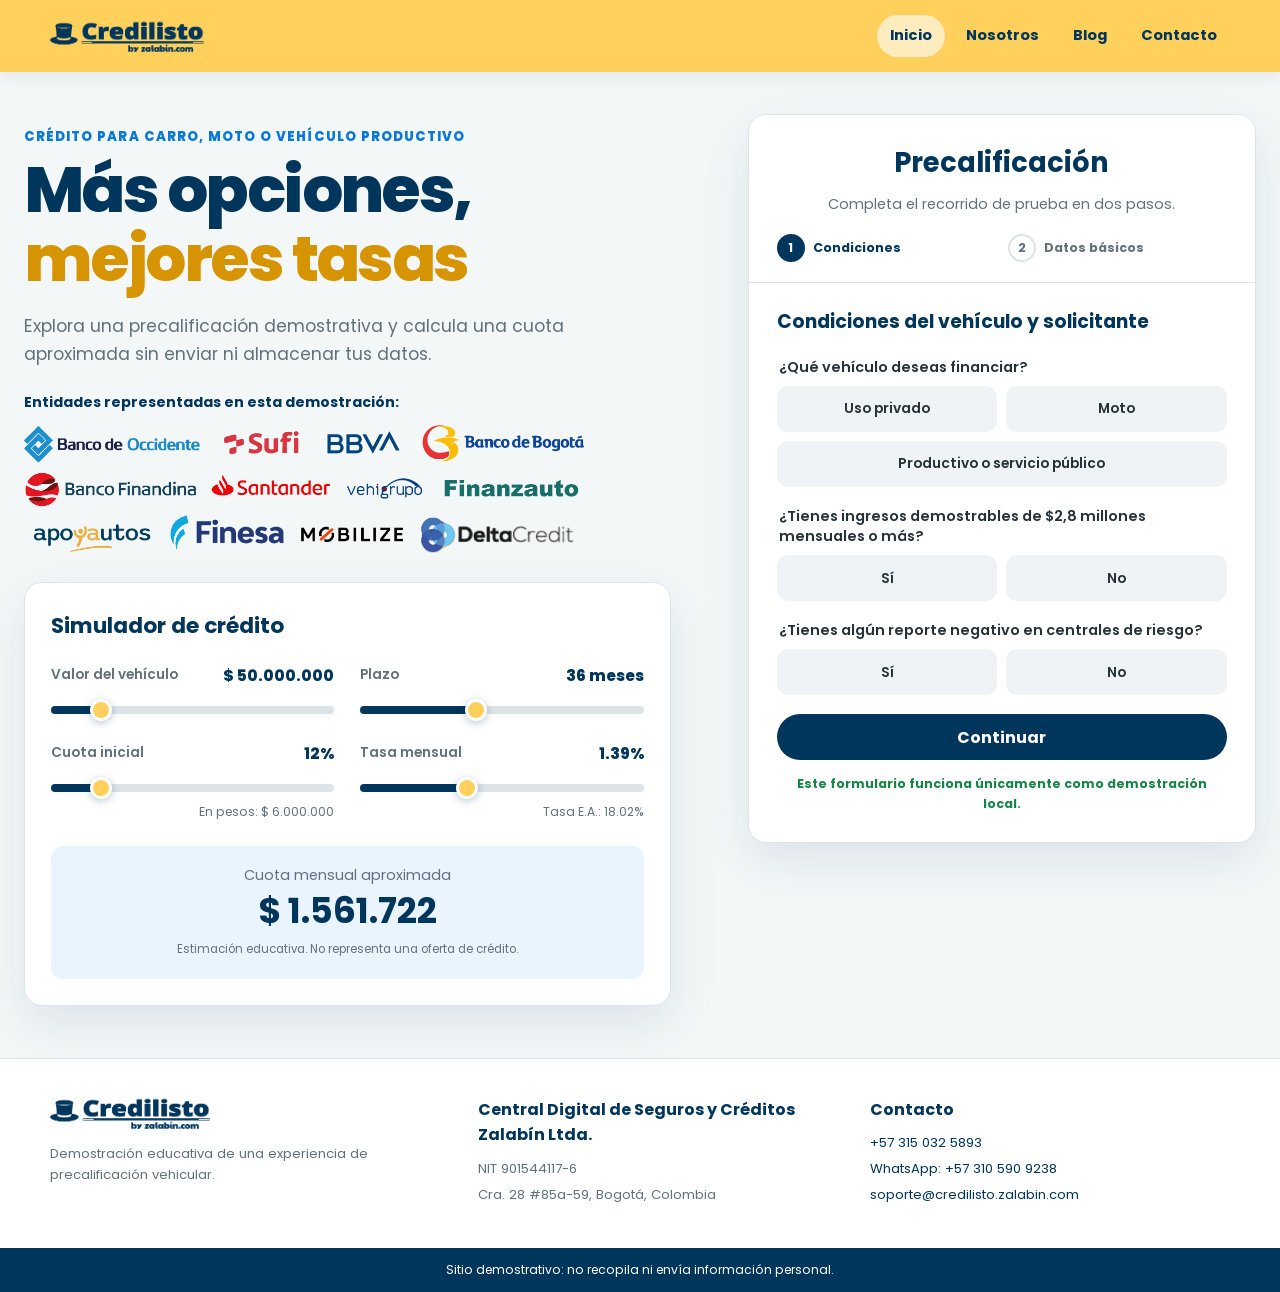
<file: index.html>
<!doctype html>
<html lang="es">
<head>
    <meta charset="utf-8">
    <meta name="viewport" content="width=device-width, initial-scale=1">
    <meta name="description" content="Simula y explora una solicitud demostrativa de crédito para vehículo con Credilisto.">
    <title>Crédito para vehículo | Credilisto</title>
    <link rel="icon" type="image/png" href="assets/images/credilisto-logo.png">
    <link rel="stylesheet" href="styles.css">
    <script src="script.js" defer></script>
</head>
<body>
    <a class="skip-link" href="#contenido">Saltar al contenido</a>

    <header class="site-header">
        <nav class="nav-container" aria-label="Navegación principal">
            <a class="brand-link" href="index.html" aria-label="Credilisto, inicio">
                <img class="brand-logo" src="assets/images/credilisto-logo.png" alt="Credilisto">
            </a>
            <ul class="nav-list">
                <li><a class="nav-link" href="index.html" aria-current="page">Inicio</a></li>
                <li><a class="nav-link" href="nosotros.html">Nosotros</a></li>
                <li><a class="nav-link" href="blog.html">Blog</a></li>
                <li><a class="nav-link" href="contacto.html">Contacto</a></li>
            </ul>
        </nav>
    </header>

    <main class="site-main" id="contenido">
        <div class="home-layout">
            <section class="hero-copy" aria-labelledby="home-title">
                <p class="eyebrow">Crédito para carro, moto o vehículo productivo</p>
                <h1 class="hero-title" id="home-title">Más opciones,<br><span class="highlight">mejores tasas</span></h1>
                <p class="hero-intro">
                    Explora una precalificación demostrativa y calcula una cuota aproximada sin enviar ni almacenar tus datos.
                </p>

                <p class="partners-label">Entidades representadas en esta demostración:</p>
                <img class="partners-image" src="assets/images/logos-bancos-sura.png" alt="Logos de entidades financieras">

                <section class="simulator-card" aria-labelledby="simulator-title">
                    <h2 class="card-title" id="simulator-title">Simulador de crédito</h2>

                    <div class="simulator-grid">
                        <div class="simulator-field">
                            <label class="simulator-label" for="sim-vehicle">
                                Valor del vehículo
                                <output class="simulator-value" id="vehicle-output" for="sim-vehicle"></output>
                            </label>
                            <input class="simulator-slider" id="sim-vehicle" type="range">
                        </div>

                        <div class="simulator-field">
                            <label class="simulator-label" for="sim-term">
                                Plazo
                                <output class="simulator-value" id="term-output" for="sim-term"></output>
                            </label>
                            <input class="simulator-slider" id="sim-term" type="range">
                        </div>

                        <div class="simulator-field">
                            <label class="simulator-label" for="sim-down-payment">
                                Cuota inicial
                                <output class="simulator-value" id="down-payment-output" for="sim-down-payment"></output>
                            </label>
                            <input class="simulator-slider" id="sim-down-payment" type="range">
                            <p class="simulator-meta">En pesos: <span id="down-payment-amount"></span></p>
                        </div>

                        <div class="simulator-field">
                            <label class="simulator-label" for="sim-rate">
                                Tasa mensual
                                <output class="simulator-value" id="rate-output" for="sim-rate"></output>
                            </label>
                            <input class="simulator-slider" id="sim-rate" type="range">
                            <p class="simulator-meta">Tasa E.A.: <span id="annual-rate-output"></span></p>
                        </div>
                    </div>

                    <div class="simulator-result" aria-live="polite">
                        <p>Cuota mensual aproximada</p>
                        <strong id="payment-output"></strong>
                        <small>Estimación educativa. No representa una oferta de crédito.</small>
                    </div>
                </section>
            </section>

            <section class="application-card" id="solicitud" aria-labelledby="application-title">
                <header class="application-header">
                    <h2 id="application-title">Precalificación</h2>
                    <p>Completa el recorrido de prueba en dos pasos.</p>
                    <ol class="progress-list" aria-label="Progreso del formulario">
                        <li class="progress-item is-active">
                            <span class="progress-number" aria-hidden="true">1</span>
                            Condiciones
                        </li>
                        <li class="progress-item">
                            <span class="progress-number" aria-hidden="true">2</span>
                            Datos básicos
                        </li>
                    </ol>
                </header>

                <form class="credit-form" id="credit-form" novalidate>
                    <section class="form-step" id="form-step-1" aria-labelledby="step-one-title">
                        <h3 id="step-one-title">Condiciones del vehículo y solicitante</h3>

                        <fieldset class="form-fieldset" data-field="vehicle">
                            <legend>¿Qué vehículo deseas financiar?</legend>
                            <div class="radio-grid radio-grid--vehicles">
                                <label class="radio-option">
                                    <input type="radio" name="vehicle" value="private">
                                    <span>Uso privado</span>
                                </label>
                                <label class="radio-option">
                                    <input type="radio" name="vehicle" value="motorcycle">
                                    <span>Moto</span>
                                </label>
                                <label class="radio-option">
                                    <input type="radio" name="vehicle" value="productive">
                                    <span>Productivo o servicio público</span>
                                </label>
                            </div>
                        </fieldset>

                        <fieldset class="form-fieldset conditional-field" id="motorcycle-question" data-field="motorcycle_value" hidden>
                            <legend>¿La moto tiene un valor superior a $15 millones?</legend>
                            <div class="radio-grid">
                                <label class="radio-option">
                                    <input type="radio" name="motorcycle_value" value="yes">
                                    <span>Sí</span>
                                </label>
                                <label class="radio-option">
                                    <input type="radio" name="motorcycle_value" value="no">
                                    <span>No</span>
                                </label>
                            </div>
                        </fieldset>

                        <fieldset class="form-fieldset conditional-field" id="vehicle-age-question" data-field="vehicle_age" hidden>
                            <legend>¿El vehículo es modelo 2016 o posterior?</legend>
                            <div class="radio-grid">
                                <label class="radio-option">
                                    <input type="radio" name="vehicle_age" value="yes">
                                    <span>Sí</span>
                                </label>
                                <label class="radio-option">
                                    <input type="radio" name="vehicle_age" value="no">
                                    <span>No</span>
                                </label>
                            </div>
                        </fieldset>

                        <fieldset class="form-fieldset" data-field="income">
                            <legend>¿Tienes ingresos demostrables de $2,8 millones mensuales o más?</legend>
                            <div class="radio-grid">
                                <label class="radio-option">
                                    <input type="radio" name="income" value="yes">
                                    <span>Sí</span>
                                </label>
                                <label class="radio-option">
                                    <input type="radio" name="income" value="no">
                                    <span>No</span>
                                </label>
                            </div>
                        </fieldset>

                        <fieldset class="form-fieldset" data-field="credit_report">
                            <legend>¿Tienes algún reporte negativo en centrales de riesgo?</legend>
                            <div class="radio-grid">
                                <label class="radio-option">
                                    <input type="radio" name="credit_report" value="yes">
                                    <span>Sí</span>
                                </label>
                                <label class="radio-option">
                                    <input type="radio" name="credit_report" value="no">
                                    <span>No</span>
                                </label>
                            </div>
                        </fieldset>

                        <fieldset class="form-fieldset conditional-field" id="debt-clearance-question" data-field="debt_clearance" hidden>
                            <legend>¿Cuentas con el paz y salvo de la deuda?</legend>
                            <div class="radio-grid">
                                <label class="radio-option">
                                    <input type="radio" name="debt_clearance" value="yes">
                                    <span>Sí</span>
                                </label>
                                <label class="radio-option">
                                    <input type="radio" name="debt_clearance" value="no">
                                    <span>No</span>
                                </label>
                            </div>
                        </fieldset>

                        <p class="form-error" id="form-error-1" role="alert" hidden>
                            Responde todas las preguntas visibles para continuar.
                        </p>
                        <button class="button button--full" id="next-button" type="button">Continuar</button>
                        <p class="approval-note">Este formulario funciona únicamente como demostración local.</p>
                    </section>

                    <section class="form-step" id="form-step-2" aria-labelledby="step-two-title" hidden>
                        <h3 id="step-two-title">Datos básicos</h3>

                        <div class="form-row">
                            <div class="field-group">
                                <label class="field-label" for="first-name">Nombre</label>
                                <input class="text-input" id="first-name" name="first_name" type="text" minlength="2" maxlength="40" autocomplete="given-name" required>
                            </div>
                            <div class="field-group">
                                <label class="field-label" for="last-name">Apellido</label>
                                <input class="text-input" id="last-name" name="last_name" type="text" minlength="2" maxlength="40" autocomplete="family-name" required>
                            </div>
                        </div>

                        <div class="field-group">
                            <label class="field-label" for="phone">Celular colombiano</label>
                            <input class="text-input" id="phone" name="phone" type="tel" inputmode="numeric" pattern="3[0-9]{9}" maxlength="10" placeholder="3XXXXXXXXX" autocomplete="tel" required>
                            <p class="field-help">Debe comenzar por 3 y tener 10 dígitos.</p>
                        </div>

                        <div class="field-group">
                            <label class="field-label" for="email">Correo electrónico</label>
                            <input class="text-input" id="email" name="email" type="email" autocomplete="email" required>
                        </div>

                        <fieldset class="form-fieldset" data-field="purchase_status">
                            <legend>¿Ya tienes seleccionado el vehículo?</legend>
                            <div class="radio-grid">
                                <label class="radio-option">
                                    <input type="radio" name="purchase_status" value="selected">
                                    <span>Ya lo tengo visto</span>
                                </label>
                                <label class="radio-option">
                                    <input type="radio" name="purchase_status" value="needs_help">
                                    <span>Necesito ayuda</span>
                                </label>
                            </div>
                        </fieldset>

                        <p class="privacy-note">
                            Privacidad: los datos escritos permanecen en esta página. No se guardan ni se envían a ningún servidor.
                        </p>
                        <p class="form-error" id="form-error-2" role="alert" hidden>
                            Revisa los campos marcados antes de continuar.
                        </p>

                        <div class="button-row">
                            <button class="button-secondary" id="previous-button" type="button">Atrás</button>
                            <button class="button" id="submit-button" type="button">Confirmar datos</button>
                        </div>
                    </section>

                    <section class="form-step rejection-panel" id="rejection-step" aria-labelledby="rejection-title" hidden>
                        <div class="rejection-icon" aria-hidden="true">!</div>
                        <h3 id="rejection-title">Por ahora no cumples las condiciones</h3>
                        <p>
                            Las respuestas indicadas no coinciden con los criterios de esta demostración. No recopilamos datos personales en este resultado.
                        </p>
                        <button class="button" id="retry-button" type="button">Volver a intentar</button>
                    </section>
                </form>
            </section>
        </div>
    </main>

    <a class="floating-apply" href="#solicitud">Ir al formulario</a>

    <dialog class="confirmation-dialog" id="confirmation-dialog" aria-labelledby="dialog-title" aria-describedby="dialog-description">
        <div class="dialog-content">
            <button class="dialog-close" id="close-dialog" type="button" aria-label="Cerrar">&times;</button>
            <p class="eyebrow">Confirmación local</p>
            <h2 id="dialog-title">Escribe cuatro dígitos</h2>
            <p id="dialog-description">
                Usa cualquier combinación de cuatro números. No se envía ningún código ni se consulta un servidor.
            </p>

            <div class="code-inputs" role="group" aria-label="Código local de cuatro dígitos">
                <input class="code-digit" type="text" inputmode="numeric" maxlength="1" autocomplete="off" aria-label="Dígito 1">
                <input class="code-digit" type="text" inputmode="numeric" maxlength="1" autocomplete="off" aria-label="Dígito 2">
                <input class="code-digit" type="text" inputmode="numeric" maxlength="1" autocomplete="off" aria-label="Dígito 3">
                <input class="code-digit" type="text" inputmode="numeric" maxlength="1" autocomplete="off" aria-label="Dígito 4">
            </div>

            <p class="form-error" id="code-error" role="alert" hidden>Completa los cuatro dígitos.</p>
            <div class="button-row">
                <button class="button-secondary" id="cancel-dialog" type="button">Cancelar</button>
                <button class="button" id="confirm-code" type="button">Continuar</button>
            </div>
        </div>
    </dialog>

    <footer class="site-footer">
        <div class="footer-content">
            <div>
                <img class="footer-logo" src="assets/images/credilisto-logo.png" alt="Credilisto">
                <p>Demostración educativa de una experiencia de precalificación vehicular.</p>
            </div>
            <div>
                <h2>Central Digital de Seguros y Créditos Zalabín Ltda.</h2>
                <p>NIT 901544117-6</p>
                <p>Cra. 28 #85a-59, Bogotá, Colombia</p>
            </div>
            <div>
                <h2>Contacto</h2>
                <p><a href="tel:+573150325893">+57 315 032 5893</a></p>
                <p><a href="https://wa.me/573105909238" target="_blank" rel="noopener noreferrer">WhatsApp: +57 310 590 9238</a></p>
                <p><a href="mailto:soporte@credilisto.zalabin.com">soporte@credilisto.zalabin.com</a></p>
            </div>
        </div>
        <div class="footer-bottom">Sitio demostrativo: no recopila ni envía información personal.</div>
    </footer>
</body>
</html>
</file>
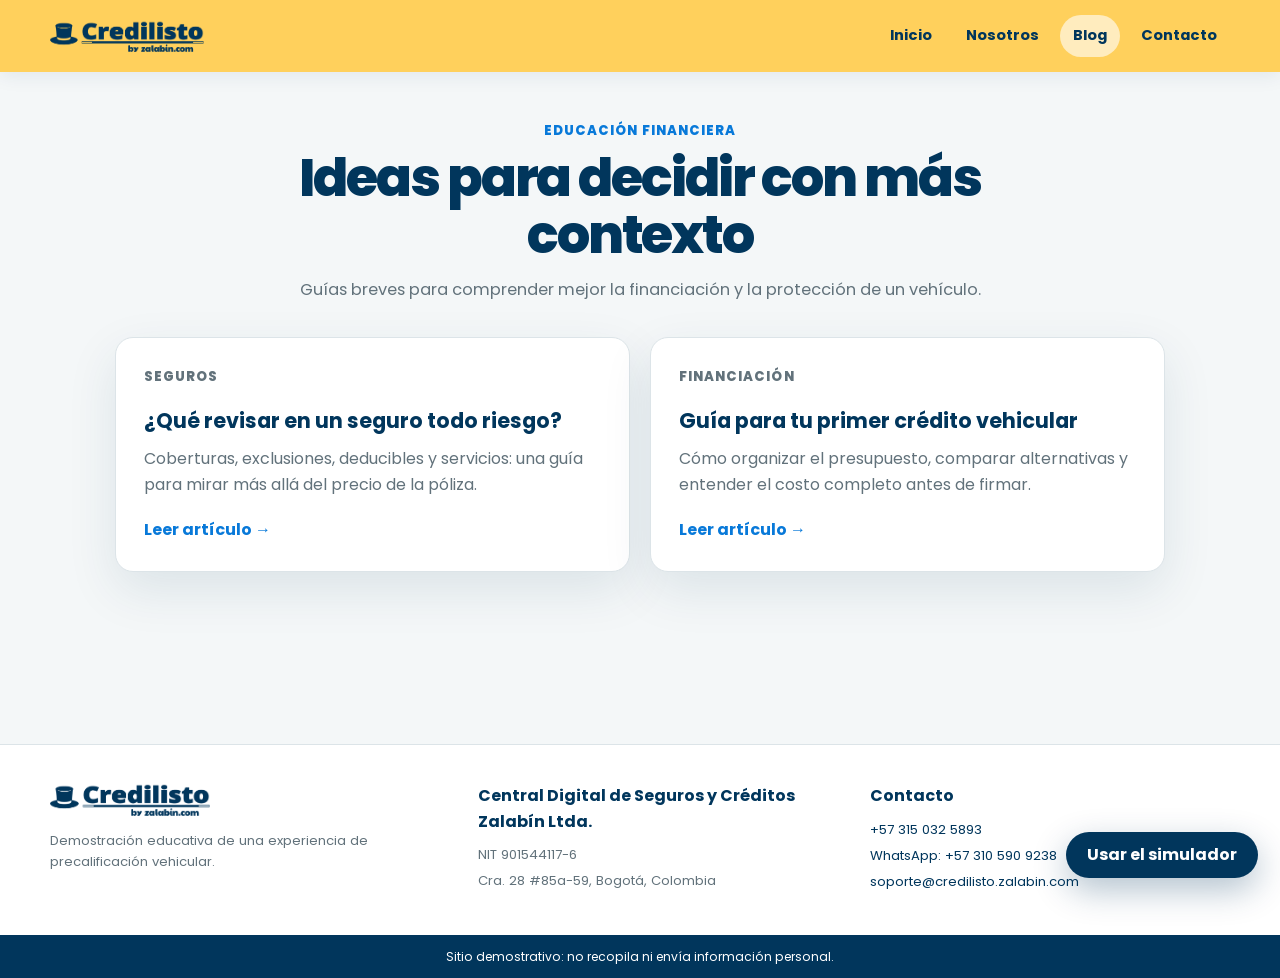
<file: blog.html>
<!doctype html>
<html lang="es">
<head>
    <meta charset="utf-8">
    <meta name="viewport" content="width=device-width, initial-scale=1">
    <meta name="description" content="Artículos educativos sobre financiación de vehículos y seguros.">
    <title>Blog financiero | Credilisto</title>
    <link rel="icon" type="image/png" href="assets/images/credilisto-logo.png">
    <link rel="stylesheet" href="styles.css">
</head>
<body>
    <a class="skip-link" href="#contenido">Saltar al contenido</a>
    <header class="site-header">
        <nav class="nav-container" aria-label="Navegación principal">
            <a class="brand-link" href="index.html" aria-label="Credilisto, inicio">
                <img class="brand-logo" src="assets/images/credilisto-logo.png" alt="Credilisto">
            </a>
            <ul class="nav-list">
                <li><a class="nav-link" href="index.html">Inicio</a></li>
                <li><a class="nav-link" href="nosotros.html">Nosotros</a></li>
                <li><a class="nav-link" href="blog.html" aria-current="page">Blog</a></li>
                <li><a class="nav-link" href="contacto.html">Contacto</a></li>
            </ul>
        </nav>
    </header>

    <main class="site-main page-shell" id="contenido">
        <header class="page-hero">
            <p class="eyebrow">Educación financiera</p>
            <h1 class="page-title">Ideas para decidir con más contexto</h1>
            <p class="page-intro">
                Guías breves para comprender mejor la financiación y la protección de un vehículo.
            </p>
        </header>

        <section class="blog-grid" aria-label="Artículos">
            <article class="blog-card">
                <p class="eyebrow">Seguros</p>
                <h2>¿Qué revisar en un seguro todo riesgo?</h2>
                <p>
                    Coberturas, exclusiones, deducibles y servicios: una guía para mirar más allá del precio de la póliza.
                </p>
                <a class="text-link" href="seguro-todo-riesgo.html">Leer artículo</a>
            </article>

            <article class="blog-card">
                <p class="eyebrow">Financiación</p>
                <h2>Guía para tu primer crédito vehicular</h2>
                <p>
                    Cómo organizar el presupuesto, comparar alternativas y entender el costo completo antes de firmar.
                </p>
                <a class="text-link" href="guia-primer-credito.html">Leer artículo</a>
            </article>
        </section>

        <div class="article-actions">
            <a class="button floating-widget" href="index.html#contenido">Usar el simulador</a>
        </div>
    </main>

    <footer class="site-footer">
        <div class="footer-content">
            <div>
                <img class="footer-logo" src="assets/images/credilisto-logo.png" alt="Credilisto">
                <p>Demostración educativa de una experiencia de precalificación vehicular.</p>
            </div>
            <div>
                <h2>Central Digital de Seguros y Créditos Zalabín Ltda.</h2>
                <p>NIT 901544117-6</p>
                <p>Cra. 28 #85a-59, Bogotá, Colombia</p>
            </div>
            <div>
                <h2>Contacto</h2>
                <p><a href="tel:+573150325893">+57 315 032 5893</a></p>
                <p><a href="https://wa.me/573105909238" target="_blank" rel="noopener noreferrer">WhatsApp: +57 310 590 9238</a></p>
                <p><a href="mailto:soporte@credilisto.zalabin.com">soporte@credilisto.zalabin.com</a></p>
            </div>
        </div>
        <div class="footer-bottom">Sitio demostrativo: no recopila ni envía información personal.</div>
    </footer>
</body>
</html>
</file>
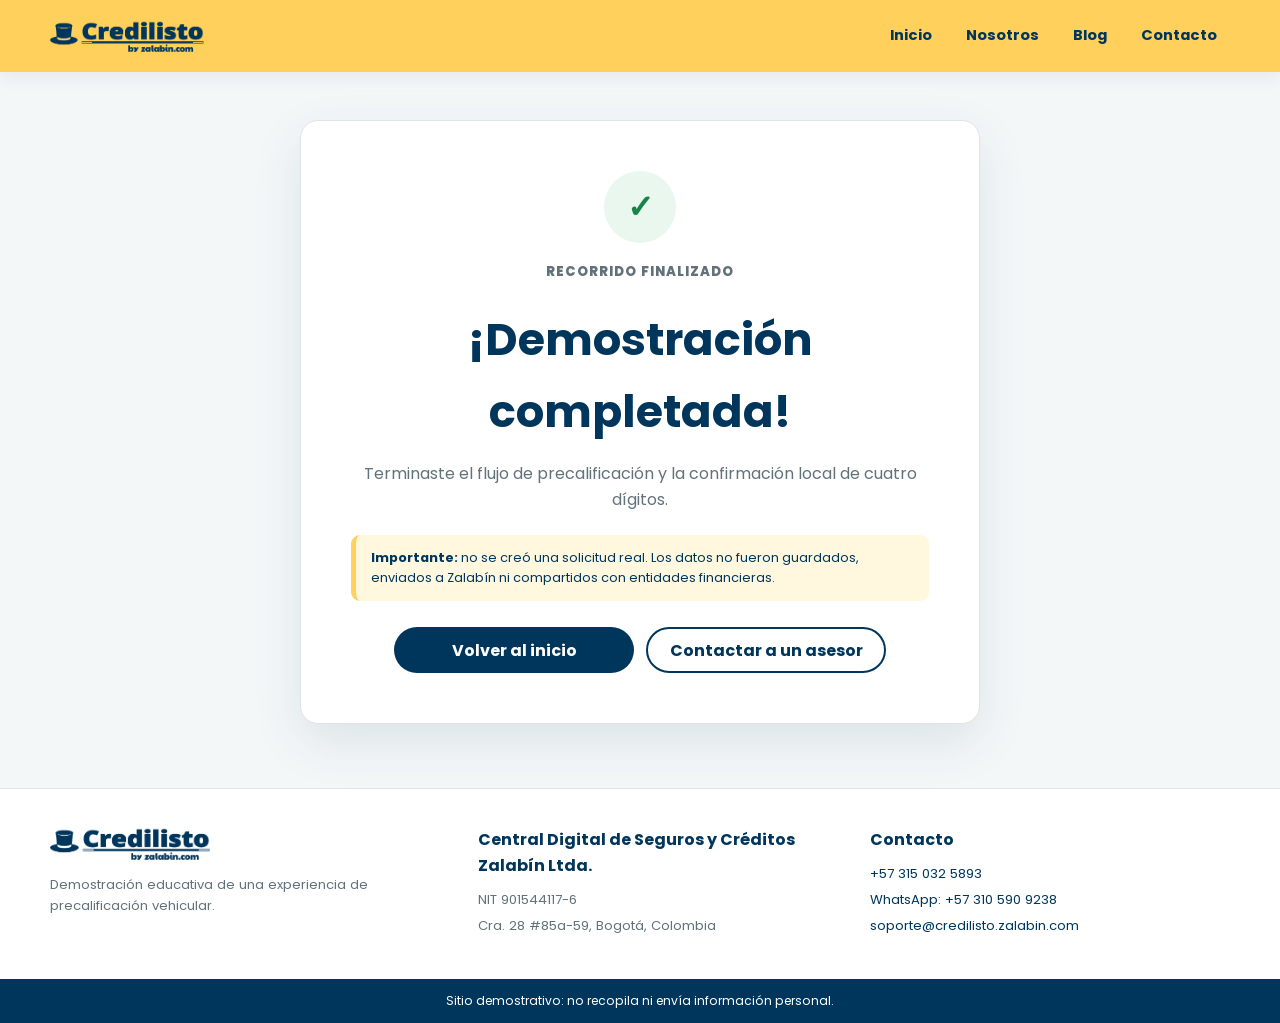
<file: confirmacion.html>
<!doctype html>
<html lang="es">
<head>
    <meta charset="utf-8">
    <meta name="viewport" content="width=device-width, initial-scale=1">
    <meta name="description" content="Confirmación local de la demostración Credilisto.">
    <title>Demostración completada | Credilisto</title>
    <link rel="icon" type="image/png" href="assets/images/credilisto-logo.png">
    <link rel="stylesheet" href="styles.css">
</head>
<body>
    <a class="skip-link" href="#contenido">Saltar al contenido</a>
    <header class="site-header">
        <nav class="nav-container" aria-label="Navegación principal">
            <a class="brand-link" href="index.html" aria-label="Credilisto, inicio">
                <img class="brand-logo" src="assets/images/credilisto-logo.png" alt="Credilisto">
            </a>
            <ul class="nav-list">
                <li><a class="nav-link" href="index.html">Inicio</a></li>
                <li><a class="nav-link" href="nosotros.html">Nosotros</a></li>
                <li><a class="nav-link" href="blog.html">Blog</a></li>
                <li><a class="nav-link" href="contacto.html">Contacto</a></li>
            </ul>
        </nav>
    </header>

    <main class="site-main page-shell" id="contenido">
        <section class="confirmation-card" aria-labelledby="confirmation-title">
            <div class="confirmation-icon" aria-hidden="true">✓</div>
            <p class="eyebrow">Recorrido finalizado</p>
            <h1 id="confirmation-title">¡Demostración completada!</h1>
            <p>
                Terminaste el flujo de precalificación y la confirmación local de cuatro dígitos.
            </p>
            <div class="demo-notice">
                <strong>Importante:</strong> no se creó una solicitud real. Los datos no fueron guardados, enviados a Zalabín ni compartidos con entidades financieras.
            </div>
            <div class="contact-actions">
                <a class="button" href="index.html">Volver al inicio</a>
                <a class="button-secondary" href="contacto.html">Contactar a un asesor</a>
            </div>
        </section>
    </main>

    <footer class="site-footer">
        <div class="footer-content">
            <div>
                <img class="footer-logo" src="assets/images/credilisto-logo.png" alt="Credilisto">
                <p>Demostración educativa de una experiencia de precalificación vehicular.</p>
            </div>
            <div>
                <h2>Central Digital de Seguros y Créditos Zalabín Ltda.</h2>
                <p>NIT 901544117-6</p>
                <p>Cra. 28 #85a-59, Bogotá, Colombia</p>
            </div>
            <div>
                <h2>Contacto</h2>
                <p><a href="tel:+573150325893">+57 315 032 5893</a></p>
                <p><a href="https://wa.me/573105909238" target="_blank" rel="noopener noreferrer">WhatsApp: +57 310 590 9238</a></p>
                <p><a href="mailto:soporte@credilisto.zalabin.com">soporte@credilisto.zalabin.com</a></p>
            </div>
        </div>
        <div class="footer-bottom">Sitio demostrativo: no recopila ni envía información personal.</div>
    </footer>
</body>
</html>
</file>
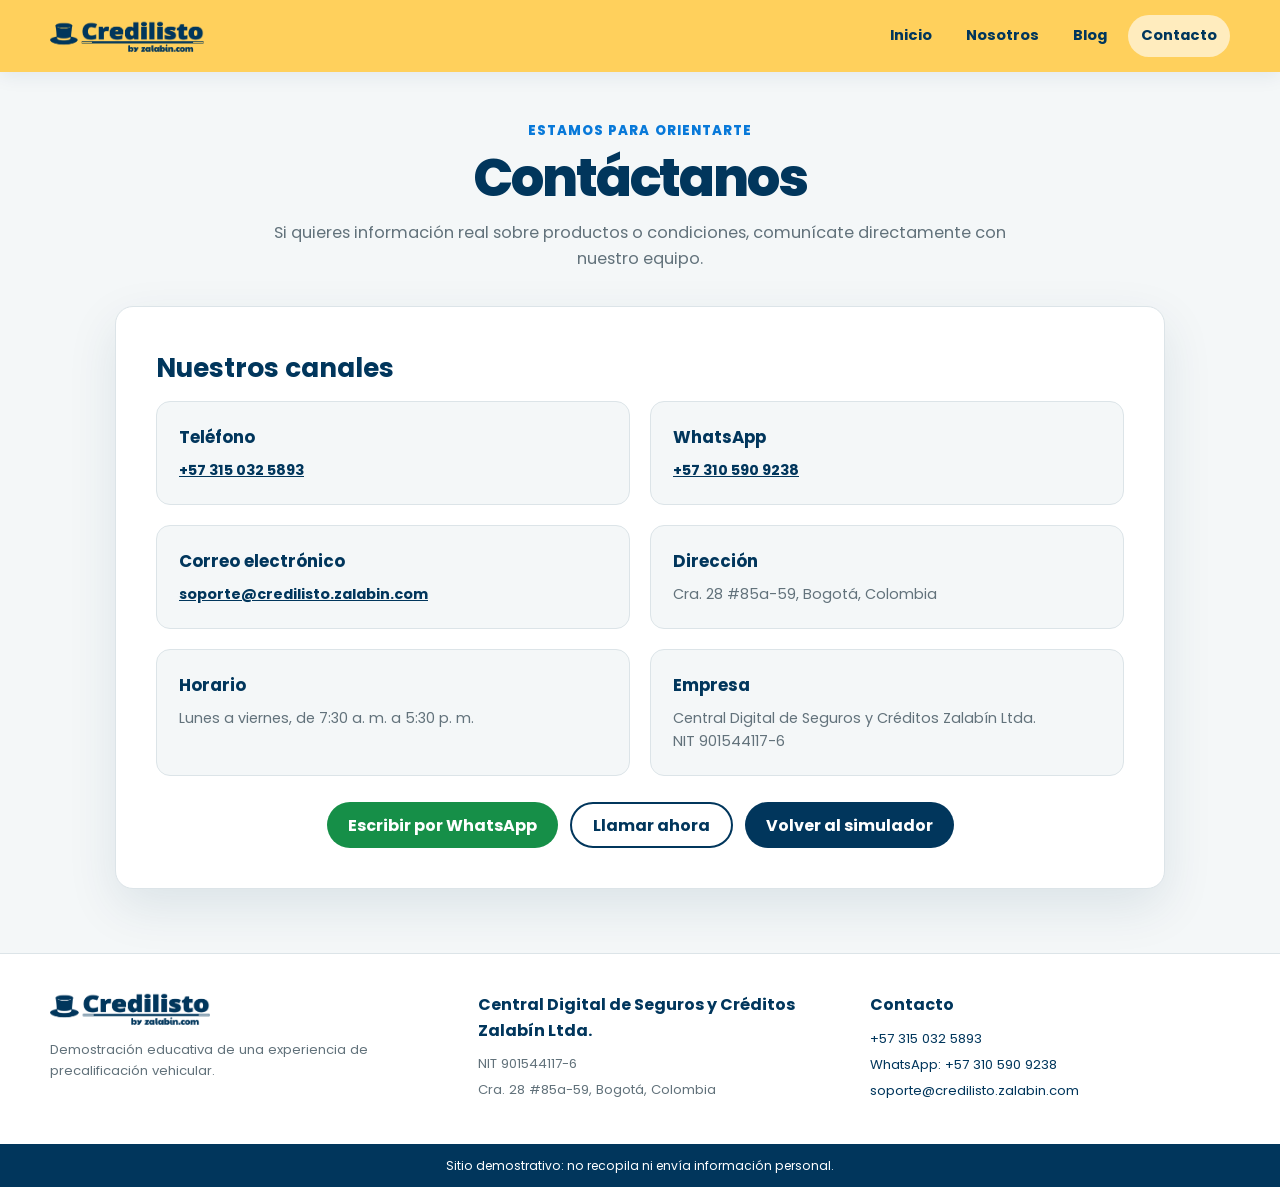
<file: contacto.html>
<!doctype html>
<html lang="es">
<head>
    <meta charset="utf-8">
    <meta name="viewport" content="width=device-width, initial-scale=1">
    <meta name="description" content="Canales de contacto de Credilisto y Zalabín.">
    <title>Contacto | Credilisto</title>
    <link rel="icon" type="image/png" href="assets/images/credilisto-logo.png">
    <link rel="stylesheet" href="styles.css">
</head>
<body>
    <a class="skip-link" href="#contenido">Saltar al contenido</a>
    <header class="site-header">
        <nav class="nav-container" aria-label="Navegación principal">
            <a class="brand-link" href="index.html" aria-label="Credilisto, inicio">
                <img class="brand-logo" src="assets/images/credilisto-logo.png" alt="Credilisto">
            </a>
            <ul class="nav-list">
                <li><a class="nav-link" href="index.html">Inicio</a></li>
                <li><a class="nav-link" href="nosotros.html">Nosotros</a></li>
                <li><a class="nav-link" href="blog.html">Blog</a></li>
                <li><a class="nav-link" href="contacto.html" aria-current="page">Contacto</a></li>
            </ul>
        </nav>
    </header>

    <main class="site-main page-shell" id="contenido">
        <header class="page-hero">
            <p class="eyebrow">Estamos para orientarte</p>
            <h1 class="page-title">Contáctanos</h1>
            <p class="page-intro">
                Si quieres información real sobre productos o condiciones, comunícate directamente con nuestro equipo.
            </p>
        </header>

        <section class="content-card" aria-labelledby="channels-title">
            <h2 id="channels-title">Nuestros canales</h2>
            <div class="contact-grid">
                <article class="contact-item">
                    <h2>Teléfono</h2>
                    <p><a href="tel:+573150325893">+57 315 032 5893</a></p>
                </article>
                <article class="contact-item">
                    <h2>WhatsApp</h2>
                    <p><a href="https://wa.me/573105909238" target="_blank" rel="noopener noreferrer">+57 310 590 9238</a></p>
                </article>
                <article class="contact-item">
                    <h2>Correo electrónico</h2>
                    <p><a href="mailto:soporte@credilisto.zalabin.com">soporte@credilisto.zalabin.com</a></p>
                </article>
                <article class="contact-item">
                    <h2>Dirección</h2>
                    <p>Cra. 28 #85a-59, Bogotá, Colombia</p>
                </article>
                <article class="contact-item">
                    <h2>Horario</h2>
                    <p>Lunes a viernes, de 7:30 a. m. a 5:30 p. m.</p>
                </article>
                <article class="contact-item">
                    <h2>Empresa</h2>
                    <p>Central Digital de Seguros y Créditos Zalabín Ltda.<br>NIT 901544117-6</p>
                </article>
            </div>

            <div class="contact-actions">
                <a class="button-whatsapp" href="https://wa.me/573105909238" target="_blank" rel="noopener noreferrer">Escribir por WhatsApp</a>
                <a class="button-secondary" href="tel:+573150325893">Llamar ahora</a>
                <a class="button" href="index.html#solicitud">Volver al simulador</a>
            </div>
        </section>
    </main>

    <footer class="site-footer">
        <div class="footer-content">
            <div>
                <img class="footer-logo" src="assets/images/credilisto-logo.png" alt="Credilisto">
                <p>Demostración educativa de una experiencia de precalificación vehicular.</p>
            </div>
            <div>
                <h2>Central Digital de Seguros y Créditos Zalabín Ltda.</h2>
                <p>NIT 901544117-6</p>
                <p>Cra. 28 #85a-59, Bogotá, Colombia</p>
            </div>
            <div>
                <h2>Contacto</h2>
                <p><a href="tel:+573150325893">+57 315 032 5893</a></p>
                <p><a href="https://wa.me/573105909238" target="_blank" rel="noopener noreferrer">WhatsApp: +57 310 590 9238</a></p>
                <p><a href="mailto:soporte@credilisto.zalabin.com">soporte@credilisto.zalabin.com</a></p>
            </div>
        </div>
        <div class="footer-bottom">Sitio demostrativo: no recopila ni envía información personal.</div>
    </footer>
</body>
</html>
</file>
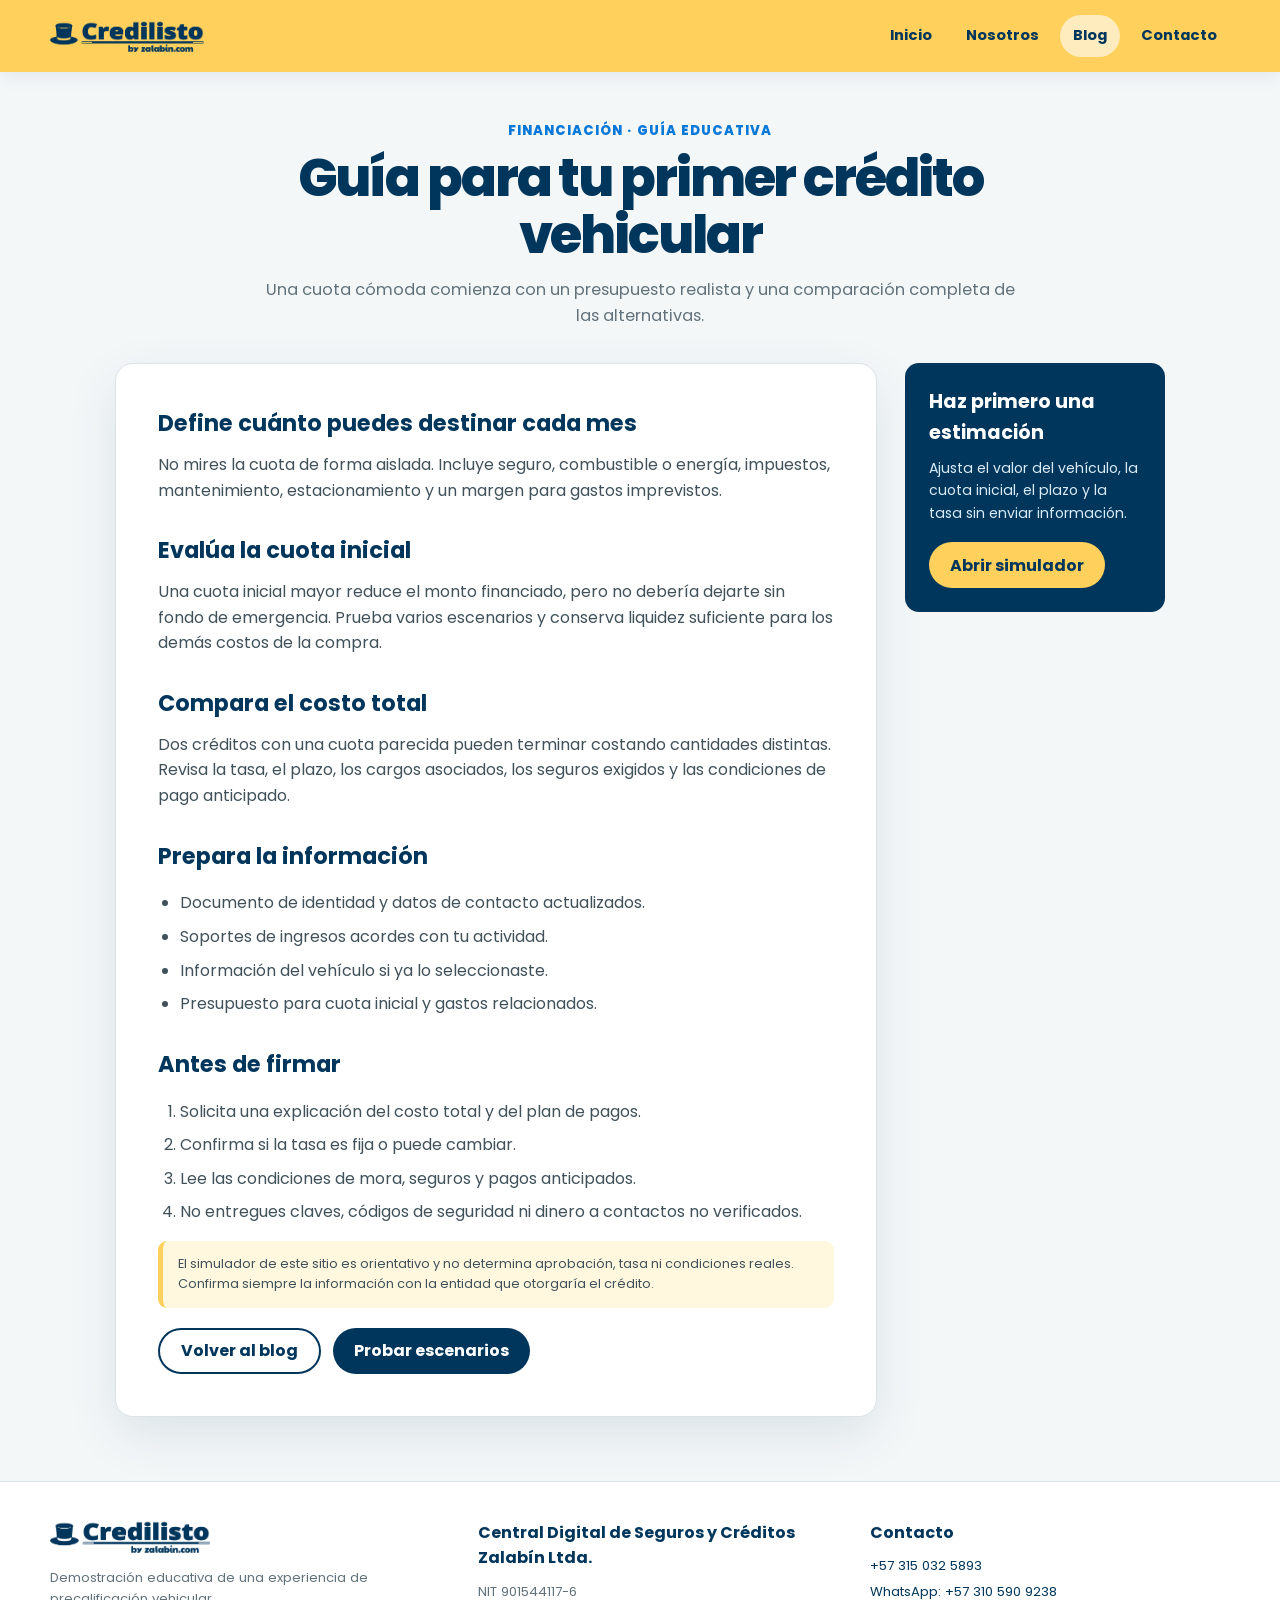
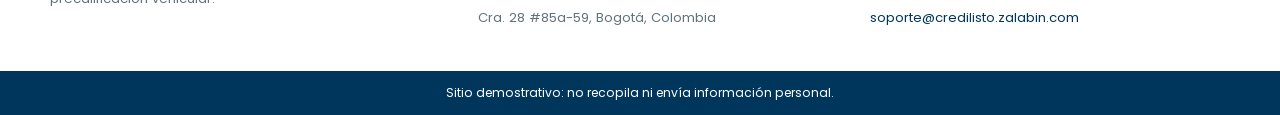
<file: guia-primer-credito.html>
<!doctype html>
<html lang="es">
<head>
    <meta charset="utf-8">
    <meta name="viewport" content="width=device-width, initial-scale=1">
    <meta name="description" content="Guía educativa para preparar y comparar un primer crédito vehicular.">
    <title>Guía para tu primer crédito vehicular | Credilisto</title>
    <link rel="icon" type="image/png" href="assets/images/credilisto-logo.png">
    <link rel="stylesheet" href="styles.css">
</head>
<body>
    <a class="skip-link" href="#contenido">Saltar al contenido</a>
    <header class="site-header">
        <nav class="nav-container" aria-label="Navegación principal">
            <a class="brand-link" href="index.html" aria-label="Credilisto, inicio">
                <img class="brand-logo" src="assets/images/credilisto-logo.png" alt="Credilisto">
            </a>
            <ul class="nav-list">
                <li><a class="nav-link" href="index.html">Inicio</a></li>
                <li><a class="nav-link" href="nosotros.html">Nosotros</a></li>
                <li><a class="nav-link" href="blog.html" aria-current="page">Blog</a></li>
                <li><a class="nav-link" href="contacto.html">Contacto</a></li>
            </ul>
        </nav>
    </header>

    <main class="site-main page-shell" id="contenido">
        <header class="page-hero">
            <p class="eyebrow">Financiación · Guía educativa</p>
            <h1 class="page-title">Guía para tu primer crédito vehicular</h1>
            <p class="page-intro">
                Una cuota cómoda comienza con un presupuesto realista y una comparación completa de las alternativas.
            </p>
        </header>

        <div class="article-layout">
            <article class="content-card article-content">
                <h2>Define cuánto puedes destinar cada mes</h2>
                <p>
                    No mires la cuota de forma aislada. Incluye seguro, combustible o energía, impuestos, mantenimiento, estacionamiento y un margen para gastos imprevistos.
                </p>

                <h2>Evalúa la cuota inicial</h2>
                <p>
                    Una cuota inicial mayor reduce el monto financiado, pero no debería dejarte sin fondo de emergencia. Prueba varios escenarios y conserva liquidez suficiente para los demás costos de la compra.
                </p>

                <h2>Compara el costo total</h2>
                <p>
                    Dos créditos con una cuota parecida pueden terminar costando cantidades distintas. Revisa la tasa, el plazo, los cargos asociados, los seguros exigidos y las condiciones de pago anticipado.
                </p>

                <h2>Prepara la información</h2>
                <ul>
                    <li>Documento de identidad y datos de contacto actualizados.</li>
                    <li>Soportes de ingresos acordes con tu actividad.</li>
                    <li>Información del vehículo si ya lo seleccionaste.</li>
                    <li>Presupuesto para cuota inicial y gastos relacionados.</li>
                </ul>

                <h2>Antes de firmar</h2>
                <ol>
                    <li>Solicita una explicación del costo total y del plan de pagos.</li>
                    <li>Confirma si la tasa es fija o puede cambiar.</li>
                    <li>Lee las condiciones de mora, seguros y pagos anticipados.</li>
                    <li>No entregues claves, códigos de seguridad ni dinero a contactos no verificados.</li>
                </ol>

                <p class="article-note">
                    El simulador de este sitio es orientativo y no determina aprobación, tasa ni condiciones reales. Confirma siempre la información con la entidad que otorgaría el crédito.
                </p>

                <div class="article-actions">
                    <a class="button-secondary" href="blog.html">Volver al blog</a>
                    <a class="button" href="index.html#contenido">Probar escenarios</a>
                </div>
            </article>

            <aside class="article-aside">
                <h2>Haz primero una estimación</h2>
                <p>Ajusta el valor del vehículo, la cuota inicial, el plazo y la tasa sin enviar información.</p>
                <a class="button" href="index.html#contenido">Abrir simulador</a>
            </aside>
        </div>
    </main>

    <footer class="site-footer">
        <div class="footer-content">
            <div>
                <img class="footer-logo" src="assets/images/credilisto-logo.png" alt="Credilisto">
                <p>Demostración educativa de una experiencia de precalificación vehicular.</p>
            </div>
            <div>
                <h2>Central Digital de Seguros y Créditos Zalabín Ltda.</h2>
                <p>NIT 901544117-6</p>
                <p>Cra. 28 #85a-59, Bogotá, Colombia</p>
            </div>
            <div>
                <h2>Contacto</h2>
                <p><a href="tel:+573150325893">+57 315 032 5893</a></p>
                <p><a href="https://wa.me/573105909238" target="_blank" rel="noopener noreferrer">WhatsApp: +57 310 590 9238</a></p>
                <p><a href="mailto:soporte@credilisto.zalabin.com">soporte@credilisto.zalabin.com</a></p>
            </div>
        </div>
        <div class="footer-bottom">Sitio demostrativo: no recopila ni envía información personal.</div>
    </footer>
</body>
</html>
</file>
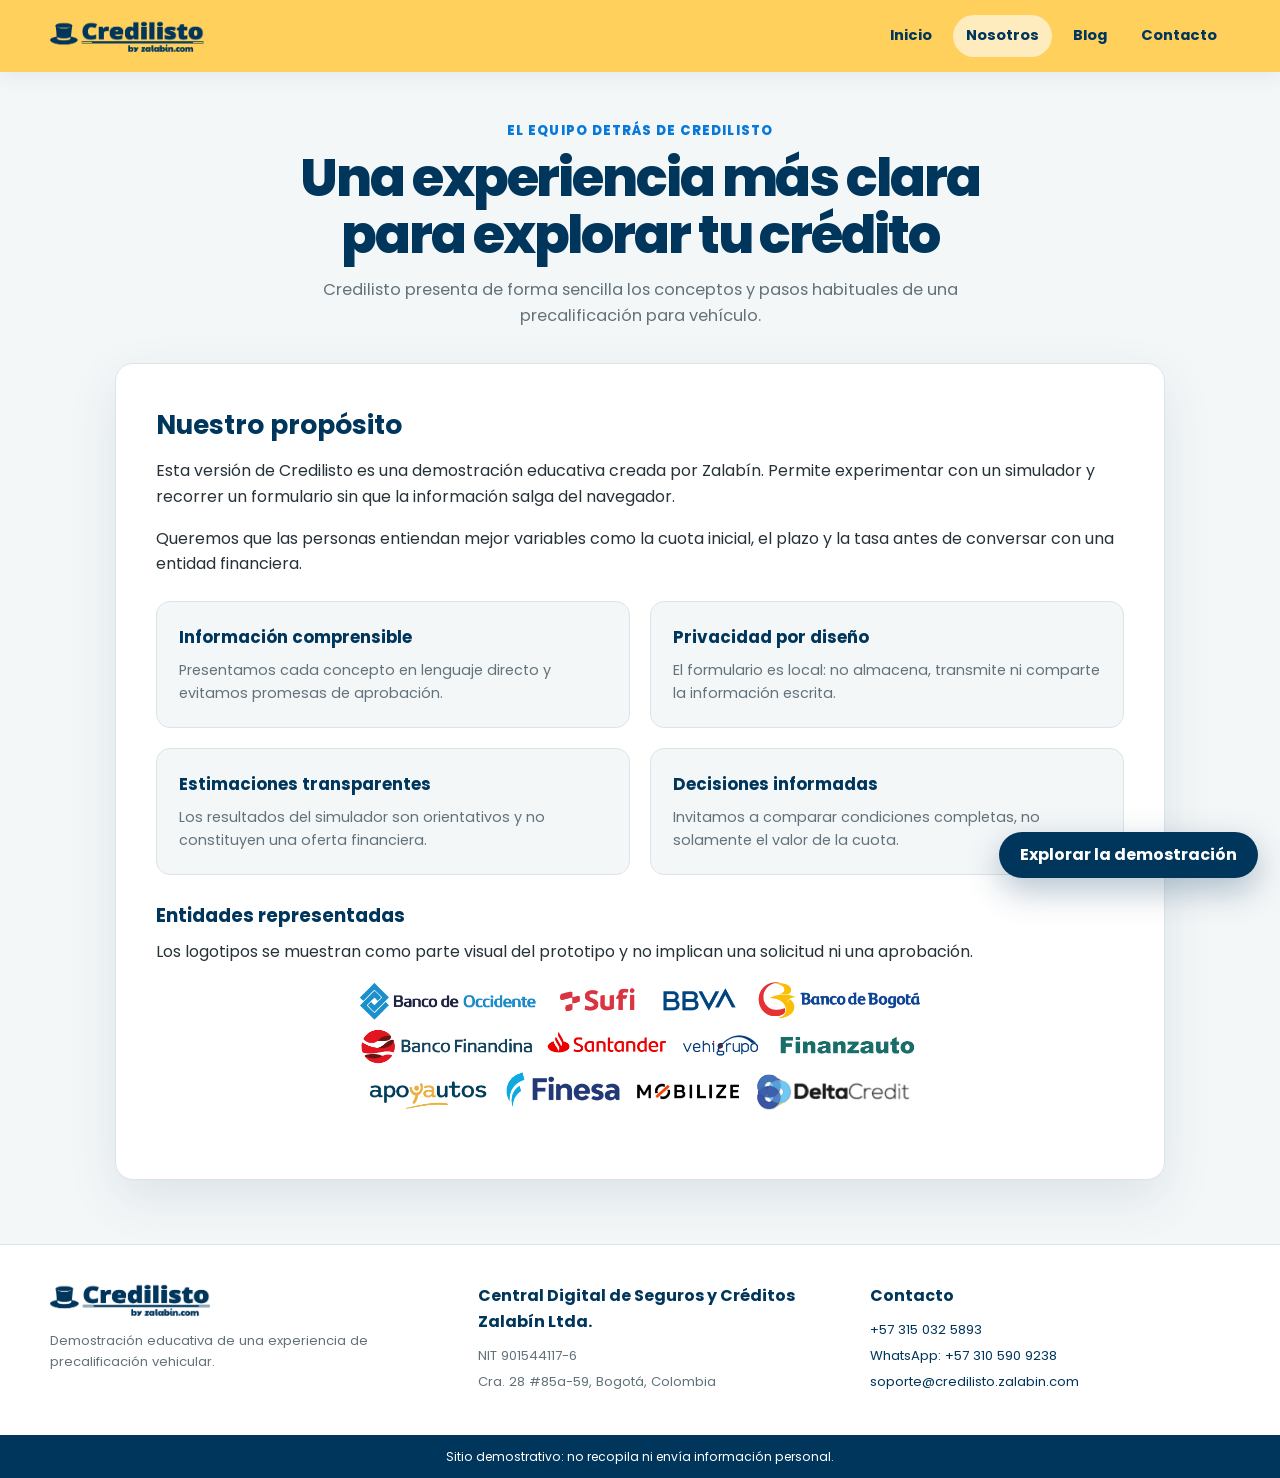
<file: nosotros.html>
<!doctype html>
<html lang="es">
<head>
    <meta charset="utf-8">
    <meta name="viewport" content="width=device-width, initial-scale=1">
    <meta name="description" content="Conoce el propósito y el enfoque de la demostración Credilisto.">
    <title>Nosotros | Credilisto</title>
    <link rel="icon" type="image/png" href="assets/images/credilisto-logo.png">
    <link rel="stylesheet" href="styles.css">
</head>
<body>
    <a class="skip-link" href="#contenido">Saltar al contenido</a>
    <header class="site-header">
        <nav class="nav-container" aria-label="Navegación principal">
            <a class="brand-link" href="index.html" aria-label="Credilisto, inicio">
                <img class="brand-logo" src="assets/images/credilisto-logo.png" alt="Credilisto">
            </a>
            <ul class="nav-list">
                <li><a class="nav-link" href="index.html">Inicio</a></li>
                <li><a class="nav-link" href="nosotros.html" aria-current="page">Nosotros</a></li>
                <li><a class="nav-link" href="blog.html">Blog</a></li>
                <li><a class="nav-link" href="contacto.html">Contacto</a></li>
            </ul>
        </nav>
    </header>

    <main class="site-main page-shell" id="contenido">
        <header class="page-hero">
            <p class="eyebrow">El equipo detrás de Credilisto</p>
            <h1 class="page-title">Una experiencia más clara para explorar tu crédito</h1>
            <p class="page-intro">
                Credilisto presenta de forma sencilla los conceptos y pasos habituales de una precalificación para vehículo.
            </p>
        </header>

        <section class="content-card" aria-labelledby="purpose-title">
            <h2 id="purpose-title">Nuestro propósito</h2>
            <p>
                Esta versión de Credilisto es una demostración educativa creada por Zalabín. Permite experimentar con un simulador y recorrer un formulario sin que la información salga del navegador.
            </p>
            <p>
                Queremos que las personas entiendan mejor variables como la cuota inicial, el plazo y la tasa antes de conversar con una entidad financiera.
            </p>

            <div class="feature-grid">
                <article class="feature-card">
                    <h3>Información comprensible</h3>
                    <p>Presentamos cada concepto en lenguaje directo y evitamos promesas de aprobación.</p>
                </article>
                <article class="feature-card">
                    <h3>Privacidad por diseño</h3>
                    <p>El formulario es local: no almacena, transmite ni comparte la información escrita.</p>
                </article>
                <article class="feature-card">
                    <h3>Estimaciones transparentes</h3>
                    <p>Los resultados del simulador son orientativos y no constituyen una oferta financiera.</p>
                </article>
                <article class="feature-card">
                    <h3>Decisiones informadas</h3>
                    <p>Invitamos a comparar condiciones completas, no solamente el valor de la cuota.</p>
                </article>
            </div>

            <h3>Entidades representadas</h3>
            <p>Los logotipos se muestran como parte visual del prototipo y no implican una solicitud ni una aprobación.</p>
            <img class="partners-image partners-image--centered" src="assets/images/logos-bancos-sura.png" alt="Logos de entidades financieras">

            <a class="button floating-widget" href="index.html#solicitud">Explorar la demostración</a>
        </section>
    </main>

    <footer class="site-footer">
        <div class="footer-content">
            <div>
                <img class="footer-logo" src="assets/images/credilisto-logo.png" alt="Credilisto">
                <p>Demostración educativa de una experiencia de precalificación vehicular.</p>
            </div>
            <div>
                <h2>Central Digital de Seguros y Créditos Zalabín Ltda.</h2>
                <p>NIT 901544117-6</p>
                <p>Cra. 28 #85a-59, Bogotá, Colombia</p>
            </div>
            <div>
                <h2>Contacto</h2>
                <p><a href="tel:+573150325893">+57 315 032 5893</a></p>
                <p><a href="https://wa.me/573105909238" target="_blank" rel="noopener noreferrer">WhatsApp: +57 310 590 9238</a></p>
                <p><a href="mailto:soporte@credilisto.zalabin.com">soporte@credilisto.zalabin.com</a></p>
            </div>
        </div>
        <div class="footer-bottom">Sitio demostrativo: no recopila ni envía información personal.</div>
    </footer>
</body>
</html>
</file>
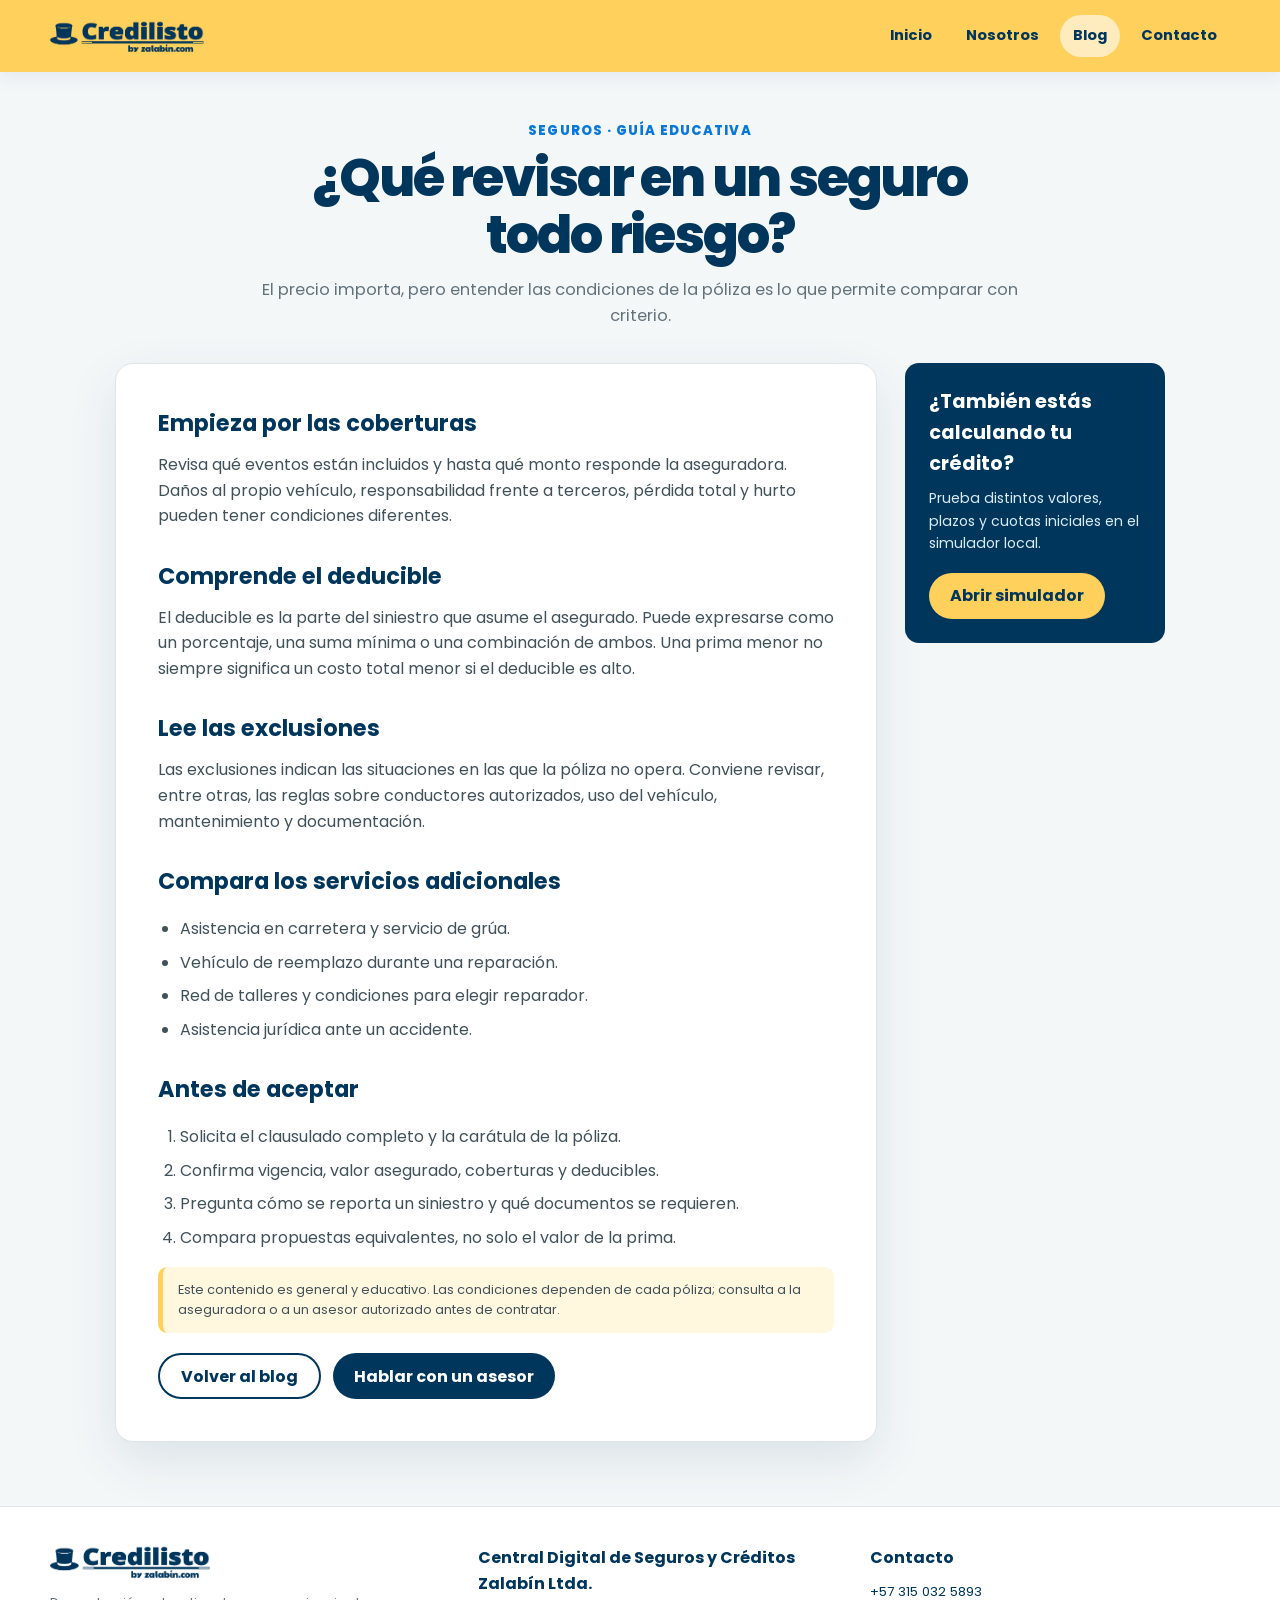
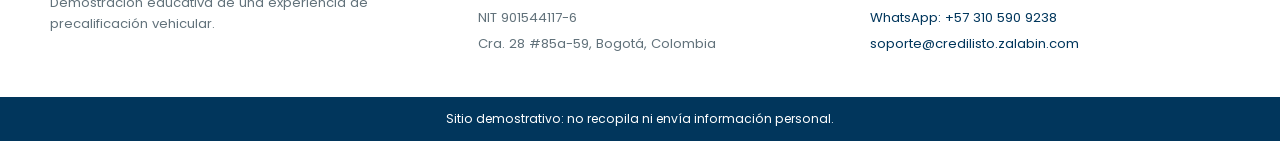
<file: seguro-todo-riesgo.html>
<!doctype html>
<html lang="es">
<head>
    <meta charset="utf-8">
    <meta name="viewport" content="width=device-width, initial-scale=1">
    <meta name="description" content="Guía educativa para revisar una póliza de seguro todo riesgo para vehículo.">
    <title>Seguro todo riesgo: qué revisar | Credilisto</title>
    <link rel="icon" type="image/png" href="assets/images/credilisto-logo.png">
    <link rel="stylesheet" href="styles.css">
</head>
<body>
    <a class="skip-link" href="#contenido">Saltar al contenido</a>
    <header class="site-header">
        <nav class="nav-container" aria-label="Navegación principal">
            <a class="brand-link" href="index.html" aria-label="Credilisto, inicio">
                <img class="brand-logo" src="assets/images/credilisto-logo.png" alt="Credilisto">
            </a>
            <ul class="nav-list">
                <li><a class="nav-link" href="index.html">Inicio</a></li>
                <li><a class="nav-link" href="nosotros.html">Nosotros</a></li>
                <li><a class="nav-link" href="blog.html" aria-current="page">Blog</a></li>
                <li><a class="nav-link" href="contacto.html">Contacto</a></li>
            </ul>
        </nav>
    </header>

    <main class="site-main page-shell" id="contenido">
        <header class="page-hero">
            <p class="eyebrow">Seguros · Guía educativa</p>
            <h1 class="page-title">¿Qué revisar en un seguro todo riesgo?</h1>
            <p class="page-intro">
                El precio importa, pero entender las condiciones de la póliza es lo que permite comparar con criterio.
            </p>
        </header>

        <div class="article-layout">
            <article class="content-card article-content">
                <h2>Empieza por las coberturas</h2>
                <p>
                    Revisa qué eventos están incluidos y hasta qué monto responde la aseguradora. Daños al propio vehículo, responsabilidad frente a terceros, pérdida total y hurto pueden tener condiciones diferentes.
                </p>

                <h2>Comprende el deducible</h2>
                <p>
                    El deducible es la parte del siniestro que asume el asegurado. Puede expresarse como un porcentaje, una suma mínima o una combinación de ambos. Una prima menor no siempre significa un costo total menor si el deducible es alto.
                </p>

                <h2>Lee las exclusiones</h2>
                <p>
                    Las exclusiones indican las situaciones en las que la póliza no opera. Conviene revisar, entre otras, las reglas sobre conductores autorizados, uso del vehículo, mantenimiento y documentación.
                </p>

                <h2>Compara los servicios adicionales</h2>
                <ul>
                    <li>Asistencia en carretera y servicio de grúa.</li>
                    <li>Vehículo de reemplazo durante una reparación.</li>
                    <li>Red de talleres y condiciones para elegir reparador.</li>
                    <li>Asistencia jurídica ante un accidente.</li>
                </ul>

                <h2>Antes de aceptar</h2>
                <ol>
                    <li>Solicita el clausulado completo y la carátula de la póliza.</li>
                    <li>Confirma vigencia, valor asegurado, coberturas y deducibles.</li>
                    <li>Pregunta cómo se reporta un siniestro y qué documentos se requieren.</li>
                    <li>Compara propuestas equivalentes, no solo el valor de la prima.</li>
                </ol>

                <p class="article-note">
                    Este contenido es general y educativo. Las condiciones dependen de cada póliza; consulta a la aseguradora o a un asesor autorizado antes de contratar.
                </p>

                <div class="article-actions">
                    <a class="button-secondary" href="blog.html">Volver al blog</a>
                    <a class="button" href="contacto.html">Hablar con un asesor</a>
                </div>
            </article>

            <aside class="article-aside">
                <h2>¿También estás calculando tu crédito?</h2>
                <p>Prueba distintos valores, plazos y cuotas iniciales en el simulador local.</p>
                <a class="button" href="index.html#contenido">Abrir simulador</a>
            </aside>
        </div>
    </main>

    <footer class="site-footer">
        <div class="footer-content">
            <div>
                <img class="footer-logo" src="assets/images/credilisto-logo.png" alt="Credilisto">
                <p>Demostración educativa de una experiencia de precalificación vehicular.</p>
            </div>
            <div>
                <h2>Central Digital de Seguros y Créditos Zalabín Ltda.</h2>
                <p>NIT 901544117-6</p>
                <p>Cra. 28 #85a-59, Bogotá, Colombia</p>
            </div>
            <div>
                <h2>Contacto</h2>
                <p><a href="tel:+573150325893">+57 315 032 5893</a></p>
                <p><a href="https://wa.me/573105909238" target="_blank" rel="noopener noreferrer">WhatsApp: +57 310 590 9238</a></p>
                <p><a href="mailto:soporte@credilisto.zalabin.com">soporte@credilisto.zalabin.com</a></p>
            </div>
        </div>
        <div class="footer-bottom">Sitio demostrativo: no recopila ni envía información personal.</div>
    </footer>
</body>
</html>
</file>
<file: styles.css>
@font-face { font-family: "Poppins"; src: url("assets/fonts/poppins-400.ttf") format("truetype"); font-weight: 400; font-display: swap; }
@font-face { font-family: "Poppins"; src: url("assets/fonts/poppins-500.ttf") format("truetype"); font-weight: 500; font-display: swap; }
@font-face { font-family: "Poppins"; src: url("assets/fonts/poppins-600.ttf") format("truetype"); font-weight: 600; font-display: swap; }
@font-face { font-family: "Poppins"; src: url("assets/fonts/poppins-700.ttf") format("truetype"); font-weight: 700; font-display: swap; }
@font-face { font-family: "Poppins"; src: url("assets/fonts/poppins-800.ttf") format("truetype"); font-weight: 800; font-display: swap; }

:root {
    --navy: #01365c;
    --navy-dark: #002b49;
    --blue: #0879d9;
    --blue-soft: #eaf4ff;
    --gold: #ffd05c;
    --gold-soft: #fff8df;
    --green: #178547;
    --green-soft: #e9f7ef;
    --red: #b42318;
    --red-soft: #fff0ee;
    --ink: #263238;
    --muted: #62727b;
    --surface: #fff;
    --background: #f4f7f8;
    --border: #dce4e8;
    --shadow: 0 18px 50px rgba(1, 54, 92, 0.1);
    --radius: 18px;
    --focus: 0 0 0 4px rgba(8, 121, 217, 0.22);
}

* { box-sizing: border-box; }
html { scroll-behavior: smooth; }

body {
    min-width: 320px;
    min-height: 100vh;
    margin: 0;
    background: var(--background);
    color: var(--ink);
    font-family: "Poppins", sans-serif;
    line-height: 1.6;
}

body:has(dialog[open]) { overflow: hidden; }
img { display: block; max-width: 100%; height: auto; }
a { color: var(--blue); }
button, input { font: inherit; }
[hidden] { display: none !important; }

button:focus-visible,
a:focus-visible,
input:focus-visible {
    outline: none;
    box-shadow: var(--focus);
}

.skip-link {
    position: fixed;
    top: 10px;
    left: 10px;
    z-index: 200;
    padding: 9px 14px;
    border-radius: 8px;
    background: var(--navy);
    color: white;
    text-decoration: none;
    transform: translateY(-150%);
}

.skip-link:focus { transform: translateY(0); }

/* Navegación */
.site-header {
    position: relative;
    z-index: 20;
    background: var(--gold);
    box-shadow: 0 4px 18px rgba(1, 54, 92, 0.08);
}

.nav-container {
    display: flex;
    align-items: center;
    justify-content: space-between;
    gap: 28px;
    width: min(1180px, calc(100% - 40px));
    min-height: 72px;
    margin: auto;
}

.brand-link { flex: 0 0 auto; border-radius: 8px; }
.brand-logo { width: 154px; max-height: 46px; object-fit: contain; }

.nav-list {
    display: flex;
    gap: 8px;
    margin: 0;
    padding: 0;
    list-style: none;
}

.nav-link {
    display: inline-flex;
    padding: 9px 13px;
    border-radius: 999px;
    color: var(--navy);
    font-size: 0.92rem;
    font-weight: 700;
    text-decoration: none;
}

.nav-link:hover,
.nav-link[aria-current="page"] { background: rgba(255, 255, 255, 0.6); }

/* Inicio y simulador */
.site-main { min-height: calc(100vh - 340px); }

.home-layout {
    display: grid;
    grid-template-columns: minmax(0, 1.12fr) minmax(420px, 0.88fr);
    align-items: start;
    gap: clamp(36px, 6vw, 90px);
    width: min(1240px, calc(100% - 48px));
    margin: 42px auto 52px;
}

.hero-copy { padding-top: 12px; }

.eyebrow {
    margin: 0 0 8px;
    color: var(--blue);
    font-size: 0.82rem;
    font-weight: 800;
    letter-spacing: 0.08em;
    text-transform: uppercase;
}

.hero-title,
.page-title {
    margin: 0;
    color: var(--navy);
    font-size: clamp(2.3rem, 5vw, 4rem);
    font-weight: 800;
    letter-spacing: -0.04em;
    line-height: 1.08;
}

.highlight { color: #d69400; }

.hero-intro {
    max-width: 650px;
    margin: 20px 0 22px;
    color: var(--muted);
    font-size: 1.08rem;
}

.partners-label {
    margin: 0 0 10px;
    color: var(--navy);
    font-size: 0.88rem;
    font-weight: 700;
}

.partners-image { width: min(100%, 560px); margin-bottom: 26px; }
.partners-image--centered { margin-right: auto; margin-left: auto; }

.simulator-card,
.application-card,
.content-card,
.blog-card,
.confirmation-card {
    border: 1px solid var(--border);
    border-radius: var(--radius);
    background: var(--surface);
    box-shadow: var(--shadow);
}

.simulator-card { padding: 26px; }
.card-title { margin: 0 0 20px; color: var(--navy); font-size: 1.35rem; }

.simulator-grid {
    display: grid;
    grid-template-columns: 1fr 1fr;
    gap: 20px 26px;
}

.simulator-field { min-width: 0; }

.simulator-label {
    display: flex;
    justify-content: space-between;
    gap: 12px;
    margin-bottom: 8px;
    color: var(--muted);
    font-size: 0.85rem;
    font-weight: 600;
}

.simulator-value {
    flex: 0 0 auto;
    color: var(--navy);
    font-size: 0.95rem;
    font-weight: 800;
}

.simulator-slider {
    width: 100%;
    height: 8px;
    margin: 8px 0;
    border-radius: 999px;
    outline: none;
    background: var(--border);
    cursor: pointer;
    appearance: none;
}

.simulator-slider::-webkit-slider-thumb {
    width: 22px;
    height: 22px;
    border: 3px solid white;
    border-radius: 50%;
    background: var(--gold);
    box-shadow: 0 2px 8px rgba(1, 54, 92, 0.28);
    appearance: none;
}

.simulator-slider::-moz-range-thumb {
    width: 18px;
    height: 18px;
    border: 3px solid white;
    border-radius: 50%;
    background: var(--gold);
}

.simulator-meta {
    margin: 2px 0 0;
    color: var(--muted);
    font-size: 0.76rem;
    text-align: right;
}

.simulator-result {
    margin-top: 24px;
    padding: 18px;
    border-radius: 12px;
    background: var(--blue-soft);
    text-align: center;
}

.simulator-result p { margin: 0; color: var(--muted); font-size: 0.9rem; }
.simulator-result strong {
    display: block;
    margin: 3px 0;
    color: var(--navy);
    font-size: 2.2rem;
    line-height: 1.2;
}
.simulator-result small { color: var(--muted); font-size: 0.72rem; }

/* Formulario */
.application-card {
    position: sticky;
    top: 22px;
    overflow: hidden;
}

.application-header {
    padding: 26px 28px 20px;
    border-bottom: 1px solid var(--border);
    text-align: center;
}

.application-header h2 { margin: 0; color: var(--navy); font-size: 1.7rem; }
.application-header p { margin: 8px 0 0; color: var(--muted); font-size: 0.9rem; }

.progress-list {
    display: grid;
    grid-template-columns: 1fr 1fr;
    gap: 12px;
    margin: 18px 0 0;
    padding: 0;
    list-style: none;
}

.progress-item {
    display: flex;
    align-items: center;
    gap: 8px;
    color: var(--muted);
    font-size: 0.78rem;
    font-weight: 700;
}

.progress-number {
    display: grid;
    flex: 0 0 auto;
    width: 28px;
    height: 28px;
    place-items: center;
    border: 2px solid var(--border);
    border-radius: 50%;
}

.progress-item.is-active,
.progress-item.is-complete { color: var(--navy); }

.progress-item.is-active .progress-number,
.progress-item.is-complete .progress-number {
    border-color: var(--navy);
    background: var(--navy);
    color: white;
}

.credit-form { padding: 24px 28px 28px; }
.form-step h3 { margin: 0 0 20px; color: var(--navy); font-size: 1.18rem; }

.form-fieldset {
    min-width: 0;
    margin: 0 0 19px;
    padding: 0;
    border: 0;
}

.form-fieldset legend,
.field-label {
    display: block;
    width: 100%;
    margin-bottom: 9px;
    color: var(--ink);
    font-size: 0.9rem;
    font-weight: 600;
    line-height: 1.4;
}

.radio-grid {
    display: grid;
    grid-template-columns: repeat(2, minmax(0, 1fr));
    gap: 9px;
}

.radio-grid--vehicles .radio-option:last-child { grid-column: 1 / -1; }
.radio-option { position: relative; display: block; cursor: pointer; }

.radio-option input {
    position: absolute;
    width: 1px;
    height: 1px;
    opacity: 0;
}

.radio-option span {
    display: grid;
    min-height: 46px;
    padding: 10px 12px;
    place-items: center;
    border: 2px solid transparent;
    border-radius: 11px;
    background: #f0f3f5;
    font-size: 0.86rem;
    font-weight: 600;
    line-height: 1.25;
    text-align: center;
}

.radio-option input:checked + span {
    border-color: var(--blue);
    background: var(--blue-soft);
    color: var(--navy);
}

.radio-option input:focus-visible + span { box-shadow: var(--focus); }
.conditional-field { padding: 15px; border-radius: 12px; background: var(--gold-soft); }

.form-fieldset.has-error legend,
.field-group.has-error .field-label { color: var(--red); }

.form-fieldset.has-error .radio-option span,
.field-group.has-error input { border-color: var(--red); }

.form-row {
    display: grid;
    grid-template-columns: 1fr 1fr;
    gap: 14px;
}

.field-group { margin-bottom: 17px; }

.text-input {
    width: 100%;
    min-height: 48px;
    padding: 11px 13px;
    border: 2px solid var(--border);
    border-radius: 11px;
    background: white;
    color: var(--ink);
}

.text-input:focus { border-color: var(--blue); }
.text-input.is-valid { border-color: var(--green); }
.field-help { margin: 6px 0 0; color: var(--muted); font-size: 0.75rem; }

.privacy-note,
.demo-notice,
.article-note {
    padding: 13px 15px;
    border-left: 5px solid var(--gold);
    border-radius: 9px;
    background: var(--gold-soft);
    color: var(--navy);
    font-size: 0.8rem;
}

.form-error {
    margin: 0 0 14px;
    padding: 10px 12px;
    border-radius: 9px;
    background: var(--red-soft);
    color: var(--red);
    font-size: 0.82rem;
    font-weight: 600;
}

.button-row,
.contact-actions,
.article-actions {
    display: flex;
    align-items: center;
    flex-wrap: wrap;
    gap: 12px;
    margin-top: 20px;
}

.button,
.button-secondary,
.button-whatsapp {
    display: inline-flex;
    align-items: center;
    justify-content: center;
    min-height: 46px;
    padding: 11px 21px;
    border: 0;
    border-radius: 999px;
    font-weight: 700;
    line-height: 1.2;
    text-align: center;
    text-decoration: none;
    cursor: pointer;
}

.button { background: var(--navy); color: white; }
.button:hover { background: var(--navy-dark); }
.button-secondary { border: 2px solid var(--navy); background: transparent; color: var(--navy); }
.button-whatsapp { background: #168f48; color: white; }
.button-row .button { flex: 1; }
.button--full { width: 100%; }

.approval-note {
    margin: 14px 0 0;
    color: var(--green);
    font-size: 0.78rem;
    font-weight: 700;
    text-align: center;
}

.rejection-panel { padding: 30px 8px 12px; text-align: center; }

.rejection-icon,
.confirmation-icon {
    display: grid;
    width: 72px;
    height: 72px;
    margin: 0 auto 18px;
    place-items: center;
    border-radius: 50%;
    background: var(--gold-soft);
    color: var(--navy);
    font-size: 2rem;
    font-weight: 800;
}

.rejection-panel h3 { margin-bottom: 10px; font-size: 1.7rem; }
.rejection-panel p { margin: 0 0 20px; color: var(--muted); }

/* Código local */
.confirmation-dialog {
    width: min(430px, calc(100% - 30px));
    padding: 0;
    border: 0;
    border-radius: var(--radius);
    box-shadow: 0 25px 80px rgba(0, 0, 0, 0.25);
}

.confirmation-dialog::backdrop { background: rgba(0, 25, 45, 0.72); }
.dialog-content { position: relative; padding: 30px; text-align: center; }
.dialog-content h2 { margin: 0 0 8px; color: var(--navy); font-size: 1.55rem; }
.dialog-content > p { margin: 0 0 18px; color: var(--muted); font-size: 0.9rem; }

.dialog-close {
    position: absolute;
    top: 12px;
    right: 12px;
    display: grid;
    width: 38px;
    height: 38px;
    padding: 0;
    place-items: center;
    border: 0;
    border-radius: 50%;
    background: transparent;
    color: var(--navy);
    font-size: 1.6rem;
    cursor: pointer;
}

.code-inputs {
    display: flex;
    justify-content: center;
    gap: 10px;
    margin: 22px 0 14px;
}

.code-digit {
    width: 58px;
    height: 66px;
    padding: 0;
    border: 3px solid var(--border);
    border-radius: 12px;
    color: var(--navy);
    font-size: 1.5rem;
    font-weight: 800;
    text-align: center;
}

.code-digit:focus { border-color: var(--blue); }
.code-inputs.has-error .code-digit { border-color: var(--red); }

/* Páginas internas */
.page-shell {
    width: min(1050px, calc(100% - 40px));
    margin: 48px auto 64px;
}

.page-hero {
    max-width: 760px;
    margin: 0 auto 34px;
    text-align: center;
}

.page-title { font-size: clamp(2rem, 5vw, 3.3rem); }
.page-intro { margin: 14px auto 0; color: var(--muted); font-size: 1.02rem; }
.content-card { padding: 40px; }
.content-card h2, .content-card h3 { color: var(--navy); }
.content-card h2 { margin: 0 0 12px; font-size: 1.65rem; }
.content-card h3 { margin: 26px 0 8px; }
.content-card p { margin: 0 0 16px; }

.feature-grid,
.contact-grid,
.blog-grid {
    display: grid;
    grid-template-columns: repeat(2, minmax(0, 1fr));
    gap: 20px;
}

.feature-grid { margin-top: 24px; }

.feature-card,
.contact-item {
    padding: 22px;
    border: 1px solid var(--border);
    border-radius: 14px;
    background: var(--background);
}

.feature-card h3,
.contact-item h2 { margin: 0 0 8px; color: var(--navy); font-size: 1.05rem; }

.feature-card p,
.contact-item p { margin: 0; color: var(--muted); font-size: 0.9rem; }

.contact-item a { color: var(--navy); font-weight: 700; overflow-wrap: anywhere; }
.contact-actions { justify-content: center; margin-top: 26px; }

.confirmation-card .contact-actions > * {
    flex: 1 1 200px;
    max-width: 240px;
}

.blog-card { display: flex; flex-direction: column; padding: 28px; }
.blog-card h2 { margin: 0 0 12px; color: var(--navy); font-size: 1.3rem; line-height: 1.3; }
.blog-card p { flex: 1; margin: 0 0 20px; color: var(--muted); }
.text-link { width: fit-content; color: var(--blue); font-weight: 700; text-decoration: none; }
.text-link::after { content: " →"; }

.article-layout {
    display: grid;
    grid-template-columns: minmax(0, 1fr) 260px;
    gap: 28px;
    align-items: start;
}

.article-content { padding: 42px; }
.article-content h2 { margin: 30px 0 10px; color: var(--navy); font-size: 1.4rem; }
.article-content h2:first-child { margin-top: 0; }
.article-content p, .article-content li { color: #40515a; }
.article-content ul, .article-content ol { padding-left: 22px; }
.article-content li + li { margin-top: 8px; }

.article-aside {
    position: sticky;
    top: 24px;
    padding: 24px;
    border-radius: 14px;
    background: var(--navy);
    color: white;
}

.article-aside h2 { margin: 0 0 8px; font-size: 1.2rem; }
.article-aside p { margin: 0 0 18px; color: #d9ebf6; font-size: 0.88rem; }
.article-aside .button { background: var(--gold); color: var(--navy); }

.confirmation-card {
    max-width: 680px;
    margin: auto;
    padding: 50px;
    text-align: center;
}

.confirmation-icon { background: var(--green-soft); color: var(--green); }
.confirmation-card h1 { margin: 0 0 14px; color: var(--navy); font-size: 2.8rem; }
.confirmation-card p { margin: 0 auto 22px; color: var(--muted); }
.confirmation-card .demo-notice { margin-bottom: 26px; text-align: left; }

/* Pie y botones flotantes */
.site-footer {
    margin-top: auto;
    border-top: 1px solid var(--border);
    background: white;
}

.footer-content {
    display: grid;
    grid-template-columns: 1.1fr 1fr 1fr;
    gap: 32px;
    width: min(1180px, calc(100% - 40px));
    margin: auto;
    padding: 38px 0;
}

.footer-logo { width: 160px; margin-bottom: 14px; }
.footer-content h2 { margin: 0 0 10px; color: var(--navy); font-size: 1rem; }
.footer-content p { margin: 0 0 5px; color: var(--muted); font-size: 0.82rem; }
.footer-content a { color: var(--navy); text-decoration: none; }
.footer-bottom { padding: 12px 20px; background: var(--navy); color: white; font-size: 0.76rem; text-align: center; }
.floating-apply { display: none; }

.floating-widget {
    position: fixed;
    right: 22px;
    bottom: 22px;
    z-index: 90;
    box-shadow: 0 12px 34px rgba(1, 54, 92, 0.3);
}

/* Único ajuste responsive: celular */
@media (max-width: 700px) {
    .nav-container {
        flex-direction: column;
        gap: 8px;
        width: 100%;
        padding: 12px;
    }

    .brand-logo { width: 140px; }
    .nav-list { justify-content: center; width: 100%; gap: 2px; }
    .nav-link { padding: 7px 8px; font-size: 0.78rem; }

    .home-layout,
    .page-shell {
        grid-template-columns: 1fr;
        width: calc(100% - 28px);
        margin: 28px auto 40px;
    }

    .hero-copy { padding: 0; text-align: center; }
    .partners-image { margin-right: auto; margin-left: auto; }
    .simulator-grid, .feature-grid, .contact-grid, .blog-grid { grid-template-columns: 1fr; }
    .application-card, .article-aside { position: static; }
    .application-header, .credit-form { padding-right: 18px; padding-left: 18px; }
    .form-row, .article-layout { grid-template-columns: 1fr; }
    .radio-grid { grid-template-columns: 1fr; }
    .radio-grid--vehicles .radio-option:last-child { grid-column: auto; }
    .content-card, .article-content, .confirmation-card { padding: 24px 18px; }
    .confirmation-card h1 { font-size: 2rem; }

    .footer-content {
        grid-template-columns: 1fr;
        gap: 22px;
        text-align: center;
    }

    .footer-logo { margin-right: auto; margin-left: auto; }

    .button-row {
        align-items: stretch;
        flex-direction: column-reverse;
    }

    .button-row > * { width: 100%; }
    .code-inputs { gap: 7px; }
    .code-digit { width: 50px; height: 60px; }
    .dialog-content { padding: 28px 18px 22px; }

    .floating-apply,
    .floating-widget {
        position: fixed;
        right: 14px;
        bottom: 14px;
        z-index: 90;
        display: inline-flex;
        max-width: calc(100% - 28px);
        padding: 12px 17px;
        border-radius: 999px;
        background: var(--navy);
        color: white;
        box-shadow: 0 10px 30px rgba(1, 54, 92, 0.3);
        font-size: 0.85rem;
        font-weight: 800;
        text-decoration: none;
    }
}
</file>
